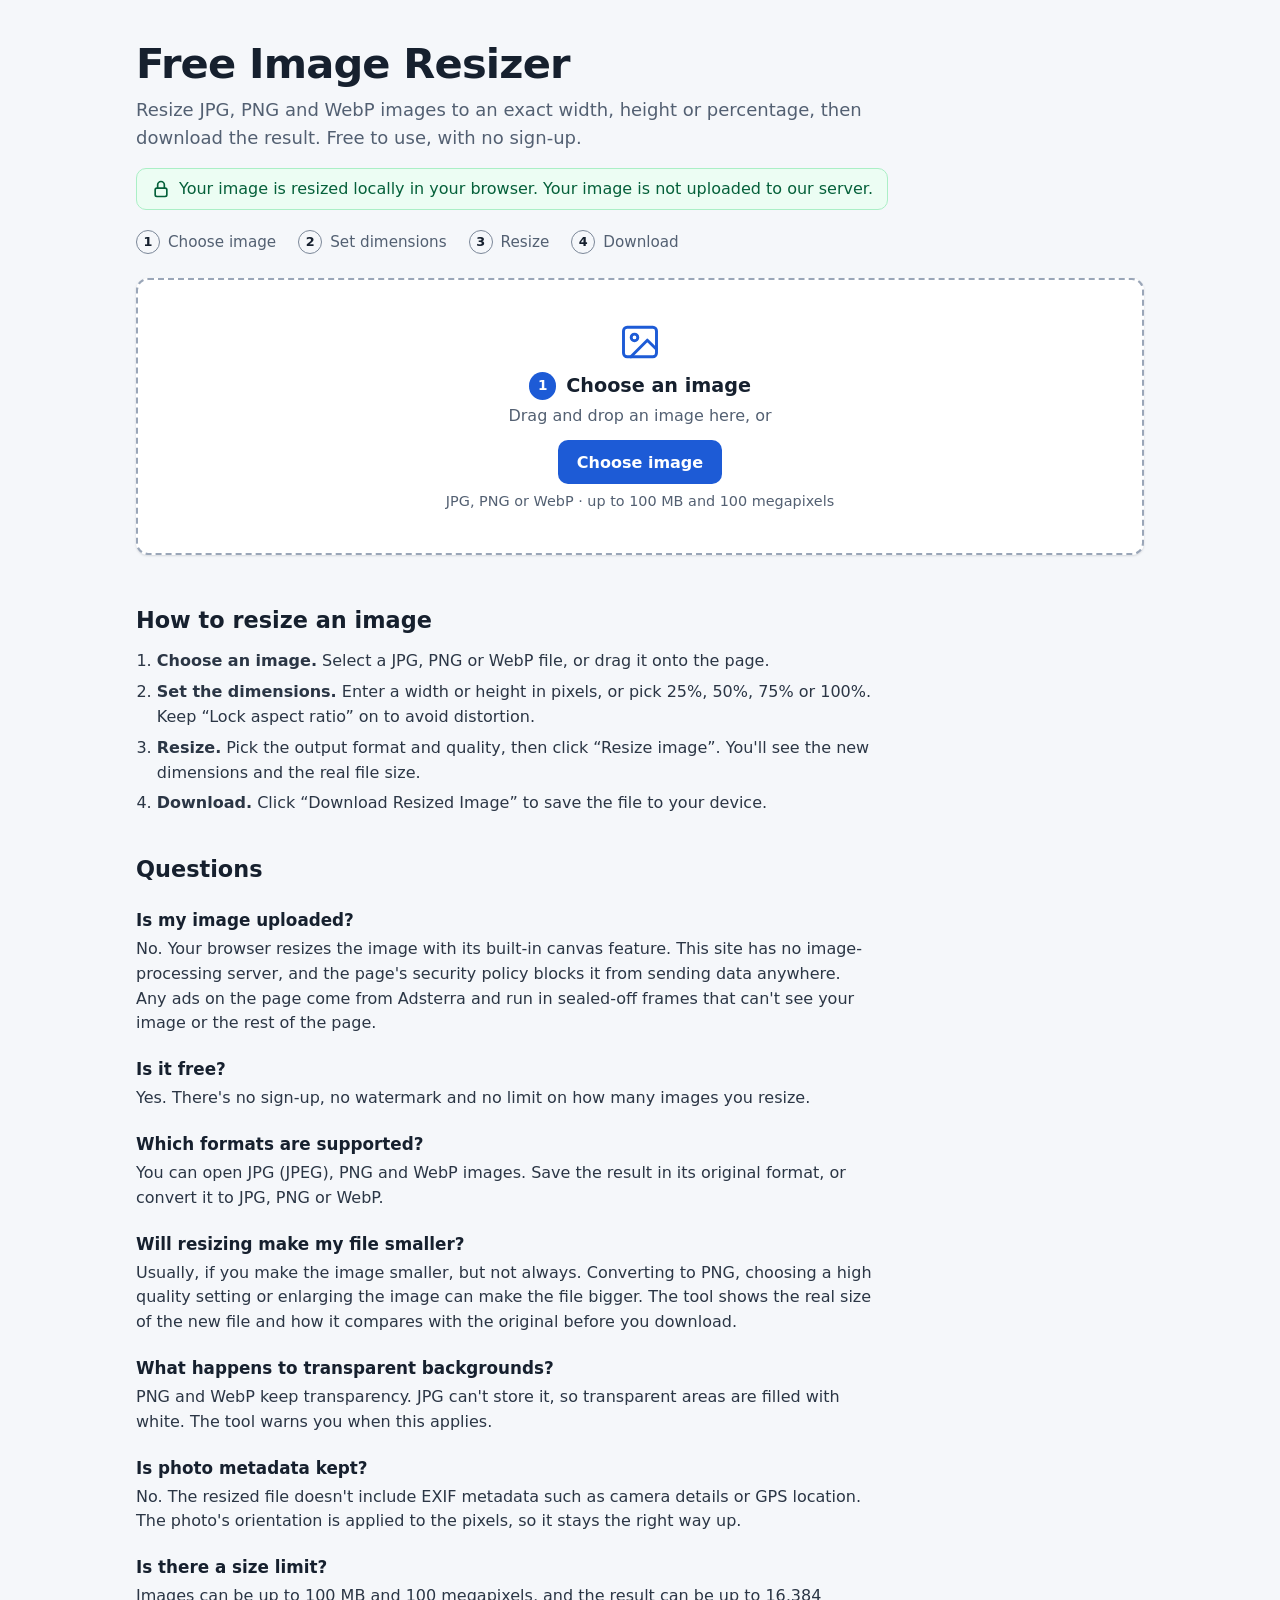
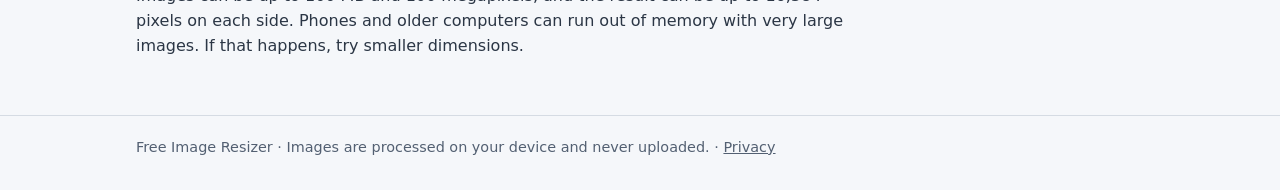
<file: free-image-resizer/public/index.html>
<!doctype html>
<html lang="en">
<head>
  <meta charset="utf-8">
  <meta name="viewport" content="width=device-width, initial-scale=1">
  <!-- connect-src 'none': this page can't send anything over the network. Ads load only inside
       sandboxed ad/ frames (see ads.js), which can't reach this page or your image. -->
  <meta http-equiv="Content-Security-Policy" content="default-src 'none'; script-src 'self'; style-src 'self'; img-src 'self' blob:; frame-src 'self'; connect-src 'none'; form-action 'none'; base-uri 'none'; object-src 'none'">
  <title>Free Image Resizer – Resize JPG, PNG &amp; WebP Online</title>
  <meta name="description" content="Resize JPG, PNG and WebP images online for free. Set an exact width, height or percentage, keep the aspect ratio and download instantly. Your image never leaves your browser.">
  <link rel="canonical" href="https://free-image-resizer.freewebtoolss.workers.dev/">
  <meta name="theme-color" content="#1d5bd6">
  <link rel="icon" href="favicon.ico" sizes="32x32">
  <link rel="icon" href="favicon.svg" type="image/svg+xml">
  <link rel="apple-touch-icon" href="apple-touch-icon.png">
  <meta property="og:type" content="website">
  <meta property="og:title" content="Free Image Resizer – Resize JPG, PNG &amp; WebP Online">
  <meta property="og:description" content="Resize images to an exact width, height or percentage. Free, no sign-up, and your image never leaves your browser.">
  <meta property="og:url" content="https://free-image-resizer.freewebtoolss.workers.dev/">
  <meta name="twitter:card" content="summary">
  <link rel="stylesheet" href="styles.css">
  <script src="app.js" defer></script>
  <script src="ads-config.js" defer></script>
  <script src="ads.js" defer></script>
  <script type="application/ld+json">
  {
    "@context": "https://schema.org",
    "@type": "WebApplication",
    "name": "Free Image Resizer",
    "url": "https://free-image-resizer.freewebtoolss.workers.dev/",
    "description": "Resize JPG, PNG and WebP images in your browser by width, height or percentage.",
    "applicationCategory": "MultimediaApplication",
    "operatingSystem": "Any",
    "browserRequirements": "Requires JavaScript and a modern web browser",
    "offers": { "@type": "Offer", "price": "0", "priceCurrency": "USD" }
  }
  </script>
</head>
<body>
  <main>
    <div class="container">
      <section class="intro" aria-labelledby="page-title">
        <h1 id="page-title">Free Image Resizer</h1>
        <p class="lead">Resize JPG, PNG and WebP images to an exact width, height or percentage, then download the result. Free to use, with no sign-up.</p>
        <p class="privacy">
          <svg class="icon" viewBox="0 0 24 24" width="20" height="20" aria-hidden="true" focusable="false" fill="none" stroke="currentColor" stroke-width="2" stroke-linecap="round" stroke-linejoin="round"><rect x="5" y="11" width="14" height="10" rx="2"/><path d="M8 11V7a4 4 0 0 1 8 0v4"/></svg>
          <span>Your image is resized locally in your browser. Your image is not uploaded to our server.</span>
        </p>
        <ol class="steps" role="list" aria-label="How it works">
          <li>Choose image</li>
          <li>Set dimensions</li>
          <li>Resize</li>
          <li>Download</li>
        </ol>
      </section>

      <div id="app" class="app" aria-busy="false">
        <noscript><p class="alert alert-error">This tool needs JavaScript to resize images in your browser. Please turn JavaScript on and reload the page.</p></noscript>
        <div id="load-error" class="alert alert-error" role="alert" hidden></div>
        <input type="file" id="file-input" accept="image/jpeg,image/png,image/webp,.jpg,.jpeg,.png,.webp" aria-label="Choose an image file" hidden>

        <section id="upload" class="card dropzone" aria-labelledby="upload-title">
          <svg class="dropzone-icon" viewBox="0 0 24 24" width="44" height="44" aria-hidden="true" focusable="false" fill="none" stroke="currentColor" stroke-width="1.6" stroke-linecap="round" stroke-linejoin="round"><rect x="3" y="4" width="18" height="16" rx="2"/><circle cx="9" cy="9.5" r="1.8"/><path d="m21 16-5-5-9 9"/></svg>
          <h2 id="upload-title" class="step-title"><span class="step-num" aria-hidden="true">1</span>Choose an image</h2>
          <p class="dropzone-text">Drag and drop an image here, or</p>
          <button type="button" id="choose-btn" class="btn btn-primary">Choose image</button>
          <p class="hint">JPG, PNG or WebP · up to 100 MB and 100 megapixels</p>
        </section>

        <div id="workspace" class="workspace" hidden>
          <section id="original-card" class="card" aria-labelledby="original-title">
            <div class="card-head">
              <h2 id="original-title" class="step-title"><span class="step-num" aria-hidden="true">1</span>Original image</h2>
              <div class="card-actions">
                <button type="button" id="change-btn" class="btn btn-secondary btn-small">Change image</button>
                <button type="button" id="clear-btn" class="btn btn-secondary btn-small">Clear</button>
              </div>
            </div>
            <div id="original-preview" class="preview"></div>
            <dl class="meta">
              <div><dt>File name</dt><dd id="orig-name"></dd></div>
              <div><dt>Format</dt><dd id="orig-format"></dd></div>
              <div><dt>Dimensions</dt><dd id="orig-dims"></dd></div>
              <div><dt>File size</dt><dd id="orig-size"></dd></div>
            </dl>
          </section>

          <form id="settings" class="card" novalidate autocomplete="off" aria-labelledby="settings-title">
            <h2 id="settings-title" class="step-title" tabindex="-1"><span class="step-num" aria-hidden="true">2</span>Set dimensions</h2>

            <fieldset class="group">
              <legend class="label">Quick scale</legend>
              <div class="chips">
                <button type="button" class="chip" data-scale="25" aria-pressed="false">25%</button>
                <button type="button" class="chip" data-scale="50" aria-pressed="false">50%</button>
                <button type="button" class="chip" data-scale="75" aria-pressed="false">75%</button>
                <button type="button" class="chip" data-scale="100" aria-pressed="false">100%</button>
              </div>
              <p class="hint">Percentages are of the original size, so they never enlarge the image.</p>
            </fieldset>

            <fieldset class="group">
              <legend class="label">Exact size in pixels</legend>
              <div class="dims">
                <div class="field">
                  <label for="width">Width</label>
                  <div class="input-unit">
                    <input id="width" name="width" type="text" inputmode="numeric" autocomplete="off" spellcheck="false" aria-describedby="width-error dims-error">
                    <span aria-hidden="true">px</span>
                  </div>
                  <p id="width-error" class="field-error" hidden></p>
                </div>
                <span class="times" aria-hidden="true">×</span>
                <div class="field">
                  <label for="height">Height</label>
                  <div class="input-unit">
                    <input id="height" name="height" type="text" inputmode="numeric" autocomplete="off" spellcheck="false" aria-describedby="height-error dims-error">
                    <span aria-hidden="true">px</span>
                  </div>
                  <p id="height-error" class="field-error" hidden></p>
                </div>
              </div>
              <p id="dims-error" class="field-error" hidden></p>
              <label class="check"><input type="checkbox" id="lock" name="lock" checked aria-describedby="lock-hint"> Lock aspect ratio</label>
              <p id="lock-hint" class="hint">Change the width or height and the other side updates to keep the original proportions.</p>
            </fieldset>

            <div class="group">
              <label for="format" class="label">Output format</label>
              <select id="format" name="format">
                <option value="original" id="format-original" selected>Original format</option>
                <option value="jpeg">JPG</option>
                <option value="png">PNG</option>
                <option value="webp" id="format-webp">WebP</option>
              </select>
              <p id="format-note" class="hint" hidden></p>
              <p id="alpha-warning" class="alert alert-warn" hidden>This image has transparent areas. JPG doesn't support transparency, so they will be filled with white. Choose PNG or WebP to keep transparency.</p>
            </div>

            <div id="quality-field" class="group">
              <label for="quality" class="label">Quality: <output id="quality-value" for="quality">85%</output></label>
              <input id="quality" name="quality" type="range" min="1" max="100" step="1" value="85" aria-describedby="quality-hint">
              <p id="quality-hint" class="hint">Lower quality gives a smaller file but can show compression artifacts. 85% is a good balance.</p>
            </div>

            <div class="summary">
              <span class="summary-label">New size</span>
              <span id="summary-dims" class="summary-dims">—</span>
              <span id="summary-detail" class="summary-detail"></span>
            </div>
            <p id="summary-warning" class="alert alert-warn" hidden></p>

            <button type="submit" id="resize-btn" class="btn btn-primary btn-block btn-large"><span class="step-num" aria-hidden="true">3</span><span id="resize-label">Resize image</span></button>
            <div id="resize-error" class="alert alert-error" role="alert" hidden></div>
          </form>

          <section id="result-card" class="card result" aria-labelledby="result-title">
            <h2 id="result-title" class="step-title" tabindex="-1"><span class="step-num" aria-hidden="true">4</span>Download</h2>
            <p id="result-empty" class="placeholder">Your resized image will appear here after you click “Resize image”.</p>
            <div id="result-body" class="result-body" hidden>
              <div id="result-preview" class="preview"></div>
              <div>
                <dl class="meta">
                  <div><dt>Format</dt><dd id="res-format"></dd></div>
                  <div><dt>Dimensions</dt><dd id="res-dims"></dd></div>
                  <div><dt>File size</dt><dd id="res-size"></dd></div>
                  <div><dt>Change</dt><dd id="res-change"></dd></div>
                  <div><dt>File name</dt><dd id="res-name"></dd></div>
                </dl>
                <p id="res-note" class="hint" hidden></p>
                <a id="download" class="btn btn-primary btn-block btn-large" download>Download Resized Image</a>
              </div>
            </div>
          </section>
        </div>
      </div>

      <!-- Small Adsterra banner: hidden until a banner code is set in ads-config.js. Never inside the tool. -->
      <aside class="ad-slot" data-ad-sizes="468x60 320x50" aria-label="Advertisement" hidden>
        <p class="ad-label" aria-hidden="true">Advertisement</p>
        <div class="ad-box"></div>
      </aside>

      <section class="info" aria-labelledby="how-title">
        <h2 id="how-title">How to resize an image</h2>
        <ol>
          <li><strong>Choose an image.</strong> Select a JPG, PNG or WebP file, or drag it onto the page.</li>
          <li><strong>Set the dimensions.</strong> Enter a width or height in pixels, or pick 25%, 50%, 75% or 100%. Keep “Lock aspect ratio” on to avoid distortion.</li>
          <li><strong>Resize.</strong> Pick the output format and quality, then click “Resize image”. You'll see the new dimensions and the real file size.</li>
          <li><strong>Download.</strong> Click “Download Resized Image” to save the file to your device.</li>
        </ol>

        <h2>Questions</h2>
        <h3>Is my image uploaded?</h3>
        <p>No. Your browser resizes the image with its built-in canvas feature. This site has no image-processing server, and the page's security policy blocks it from sending data anywhere. Any ads on the page come from Adsterra and run in sealed-off frames that can't see your image or the rest of the page.</p>
        <h3>Is it free?</h3>
        <p>Yes. There's no sign-up, no watermark and no limit on how many images you resize.</p>
        <h3>Which formats are supported?</h3>
        <p>You can open JPG (JPEG), PNG and WebP images. Save the result in its original format, or convert it to JPG, PNG or WebP.</p>
        <h3>Will resizing make my file smaller?</h3>
        <p>Usually, if you make the image smaller, but not always. Converting to PNG, choosing a high quality setting or enlarging the image can make the file bigger. The tool shows the real size of the new file and how it compares with the original before you download.</p>
        <h3>What happens to transparent backgrounds?</h3>
        <p>PNG and WebP keep transparency. JPG can't store it, so transparent areas are filled with white. The tool warns you when this applies.</p>
        <h3>Is photo metadata kept?</h3>
        <p>No. The resized file doesn't include EXIF metadata such as camera details or GPS location. The photo's orientation is applied to the pixels, so it stays the right way up.</p>
        <h3>Is there a size limit?</h3>
        <p>Images can be up to 100 MB and 100 megapixels, and the result can be up to 16,384 pixels on each side. Phones and older computers can run out of memory with very large images. If that happens, try smaller dimensions.</p>
      </section>

      <aside class="ad-slot ad-slot-bottom" data-ad-sizes="468x60 320x50" aria-label="Advertisement" hidden>
        <p class="ad-label" aria-hidden="true">Advertisement</p>
        <div class="ad-box"></div>
      </aside>
    </div>
  </main>

  <footer class="site-footer">
    <div class="container">
      <p>Free Image Resizer · Images are processed on your device and never uploaded. · <a href="privacy.html">Privacy</a></p>
    </div>
  </footer>

  <div id="status" class="visually-hidden" role="status" aria-live="polite"></div>
</body>
</html>
</file>
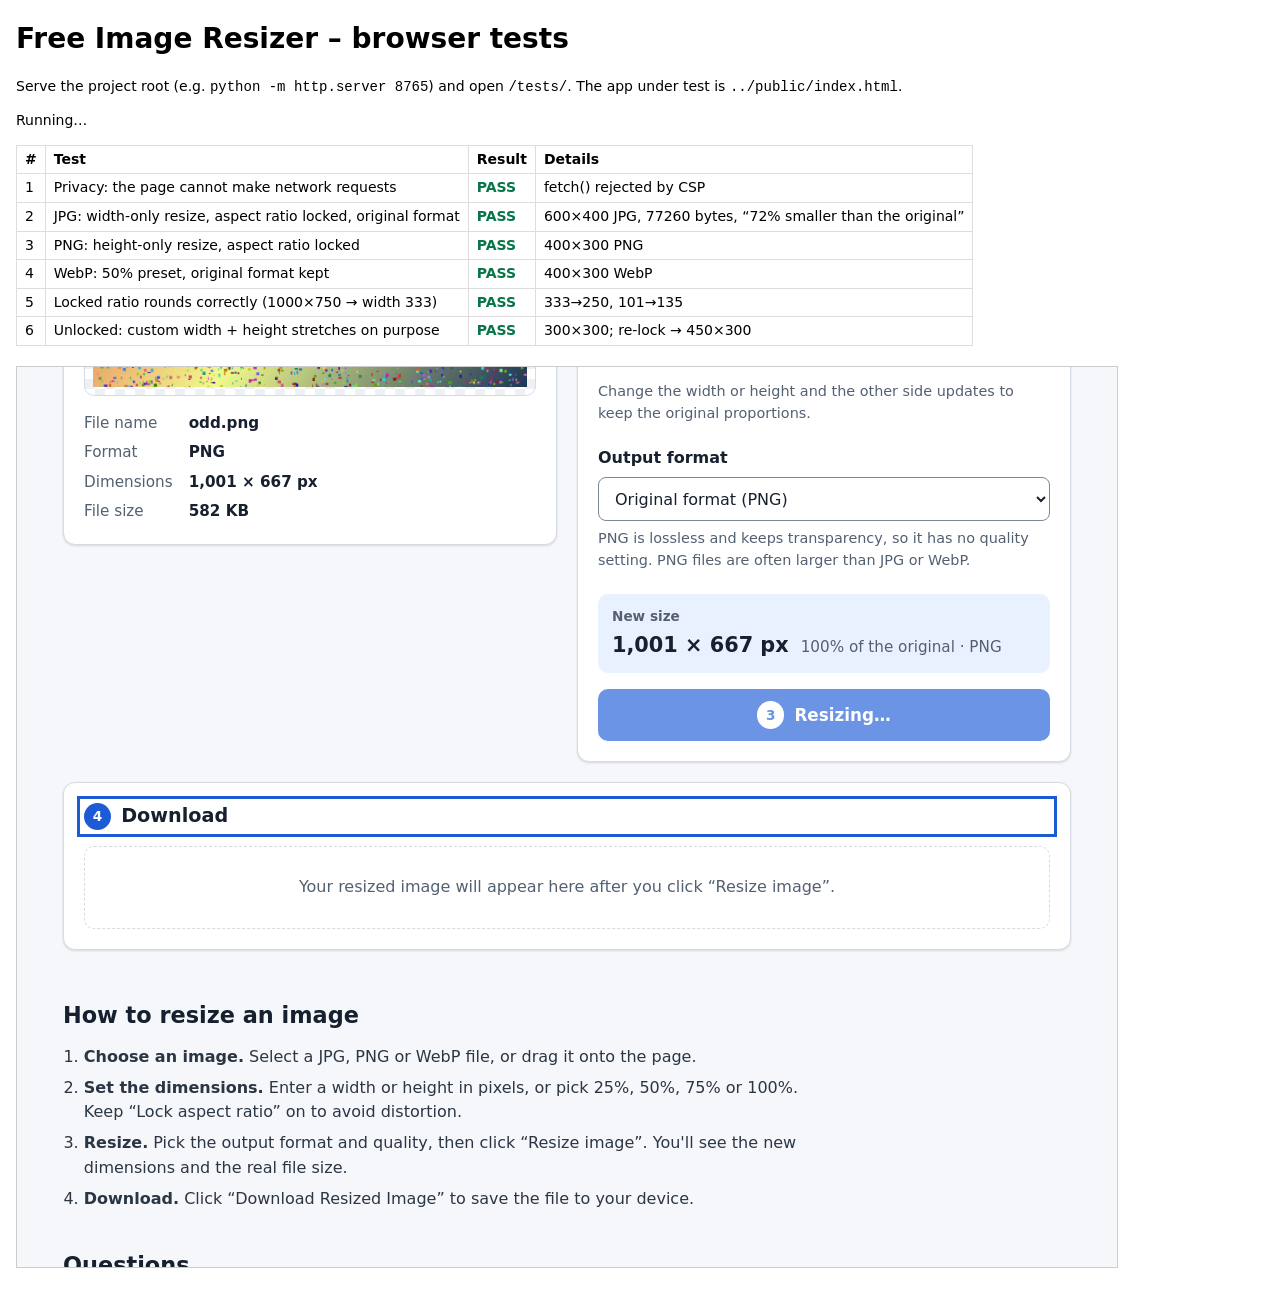
<file: free-image-resizer/tests/index.html>
<!doctype html>
<html lang="en">
<head>
  <meta charset="utf-8">
  <title>Free Image Resizer – browser tests</title>
  <style>
    body { margin: 16px; font: 14px/1.4 system-ui, sans-serif; }
    table { border-collapse: collapse; margin: 12px 0 20px; }
    th, td { padding: 4px 8px; border: 1px solid #ddd; text-align: left; vertical-align: top; }
    .pass { color: #067647; font-weight: 600; }
    .fail { color: #b42318; font-weight: 700; }
    iframe { width: 1100px; height: 900px; border: 1px solid #ccc; }
  </style>
</head>
<body>
  <h1>Free Image Resizer – browser tests</h1>
  <p>Serve the project root (e.g. <code>python -m http.server 8765</code>) and open <code>/tests/</code>. The app under test is <code>../public/index.html</code>.</p>
  <p id="summary">Running…</p>
  <table>
    <thead><tr><th>#</th><th>Test</th><th>Result</th><th>Details</th></tr></thead>
    <tbody id="rows"></tbody>
  </table>
  <iframe id="app-frame" src="../public/index.html" title="App under test"></iframe>
  <script src="tests.js"></script>
</body>
</html>
</file>
<file: free-image-resizer/public/styles.css>
:root {
  --bg: #f5f7fa;
  --surface: #ffffff;
  --text: #16202e;
  --muted: #536072;
  --border: #d5dbe3;
  --control-border: #7b8798;
  --primary: #1d5bd6;
  --primary-hover: #1749ad;
  --primary-soft: #eaf1fe;
  --focus: #1d5bd6;
  --error: #b42318;
  --error-bg: #fef3f2;
  --error-border: #fecdca;
  --warn: #7a4d00;
  --warn-bg: #fffaeb;
  --warn-border: #fedf89;
  --ok: #05603a;
  --ok-bg: #ecfdf3;
  --ok-border: #abefc6;
  --radius: 12px;
  --shadow: 0 1px 2px rgba(16, 24, 40, 0.06), 0 1px 3px rgba(16, 24, 40, 0.08);
  color-scheme: light;
}

*,
*::before,
*::after {
  box-sizing: border-box;
}

[hidden] {
  display: none !important;
}

html {
  -webkit-text-size-adjust: 100%;
}

body {
  margin: 0;
  font: 16px/1.55 system-ui, -apple-system, "Segoe UI", Roboto, "Helvetica Neue", Arial, sans-serif;
  color: var(--text);
  background: var(--bg);
}

:focus-visible {
  outline: 3px solid var(--focus);
  outline-offset: 2px;
}

.container {
  width: 100%;
  max-width: 1040px;
  margin: 0 auto;
  padding: 0 16px;
}

.visually-hidden {
  position: absolute !important;
  width: 1px;
  height: 1px;
  margin: -1px;
  padding: 0;
  overflow: hidden;
  clip: rect(0 0 0 0);
  white-space: nowrap;
  border: 0;
}

/* Intro */
.intro {
  padding: 40px 0 24px;
}

h1 {
  margin: 0 0 8px;
  font-size: clamp(1.9rem, 4vw, 2.6rem);
  line-height: 1.15;
  letter-spacing: -0.02em;
}

.lead {
  margin: 0 0 16px;
  max-width: 46rem;
  font-size: 1.125rem;
  color: var(--muted);
}

.privacy {
  display: inline-flex;
  align-items: flex-start;
  gap: 8px;
  margin: 0;
  padding: 8px 14px;
  border: 1px solid var(--ok-border);
  border-radius: 10px;
  background: var(--ok-bg);
  color: var(--ok);
  font-weight: 500;
}

.privacy .icon {
  flex: none;
  margin-top: 2px;
}

.steps {
  display: flex;
  flex-wrap: wrap;
  gap: 8px 22px;
  margin: 20px 0 0;
  padding: 0;
  list-style: none;
  counter-reset: step;
  color: var(--muted);
  font-size: 0.95rem;
}

.steps li {
  display: flex;
  align-items: center;
  gap: 8px;
  counter-increment: step;
}

.steps li::before {
  content: counter(step);
  display: inline-grid;
  place-items: center;
  width: 1.5rem;
  height: 1.5rem;
  border: 1px solid var(--control-border);
  border-radius: 50%;
  font-size: 0.8rem;
  font-weight: 700;
  color: var(--text);
}

/* Cards and layout */
.card {
  padding: 20px;
  border: 1px solid var(--border);
  border-radius: var(--radius);
  background: var(--surface);
  box-shadow: var(--shadow);
}

.workspace {
  display: grid;
  grid-template-columns: minmax(0, 1fr);
  gap: 20px;
}

@media (min-width: 860px) {
  .workspace {
    grid-template-columns: minmax(0, 1fr) minmax(0, 1fr);
    align-items: start;
  }

  .result {
    grid-column: 1 / -1;
  }
}

.card-head {
  display: flex;
  flex-wrap: wrap;
  align-items: center;
  justify-content: space-between;
  gap: 10px 12px;
  margin-bottom: 16px;
}

.card-head .step-title {
  margin: 0;
}

.card-actions {
  display: flex;
  gap: 8px;
}

.step-title {
  display: flex;
  align-items: center;
  gap: 10px;
  margin: 0 0 16px;
  font-size: 1.2rem;
  line-height: 1.3;
}

.step-title:focus-visible {
  outline-offset: 4px;
}

.step-num {
  display: inline-grid;
  flex: none;
  place-items: center;
  width: 1.7rem;
  height: 1.7rem;
  border-radius: 50%;
  background: var(--primary);
  color: #fff;
  font-size: 0.85rem;
  font-weight: 700;
}

/* Upload area */
.dropzone {
  display: flex;
  flex-direction: column;
  align-items: center;
  padding: 40px 20px;
  border: 2px dashed #9aa6b8;
  text-align: center;
  cursor: pointer;
}

.dropzone:hover {
  border-color: var(--primary);
}

.dropzone .step-title {
  margin-bottom: 4px;
}

.dropzone-icon {
  margin-bottom: 8px;
  color: var(--primary);
}

.dropzone-text {
  margin: 0 0 12px;
  color: var(--muted);
}

body.is-dragging .dropzone,
body.is-dragging #original-card {
  border-color: var(--primary);
  background: var(--primary-soft);
}

body.is-dragging #original-card {
  outline: 2px dashed var(--primary);
  outline-offset: 4px;
}

/* Previews: a checkerboard shows transparent areas */
.preview {
  display: flex;
  align-items: center;
  justify-content: center;
  min-height: 180px;
  padding: 8px;
  overflow: hidden;
  border: 1px solid var(--border);
  border-radius: 10px;
  background-color: #fff;
  background-image: conic-gradient(#edf0f4 25%, transparent 0 50%, #edf0f4 0 75%, transparent 0);
  background-size: 20px 20px;
}

.preview img {
  display: block;
  width: auto;
  height: auto;
  max-width: 100%;
  max-height: 340px;
}

.meta {
  display: grid;
  grid-template-columns: auto minmax(0, 1fr);
  gap: 6px 16px;
  margin: 16px 0 0;
  font-size: 0.95rem;
}

.meta div {
  display: contents;
}

.meta dt {
  color: var(--muted);
}

.meta dd {
  margin: 0;
  font-weight: 600;
  overflow-wrap: anywhere;
}

/* Form controls */
fieldset {
  min-width: 0;
  margin: 0;
  padding: 0;
  border: 0;
}

.group + .group {
  margin-top: 22px;
}

.label,
.field label {
  display: block;
  margin: 0 0 6px;
  padding: 0;
  font-weight: 600;
}

.chips {
  display: flex;
  flex-wrap: wrap;
  gap: 8px;
}

.chip {
  min-width: 68px;
  min-height: 40px;
  padding: 6px 14px;
  border: 1px solid var(--control-border);
  border-radius: 999px;
  background: #fff;
  color: var(--text);
  font: inherit;
  font-weight: 600;
  cursor: pointer;
}

.chip:hover {
  border-color: var(--primary);
  color: var(--primary);
}

.chip[aria-pressed="true"] {
  border-color: var(--primary);
  background: var(--primary);
  color: #fff;
}

.dims {
  display: grid;
  grid-template-columns: minmax(0, 1fr) auto minmax(0, 1fr);
  gap: 10px;
  align-items: start;
}

.times {
  padding-top: 38px;
  color: var(--muted);
}

.input-unit {
  position: relative;
}

.input-unit span {
  position: absolute;
  top: 50%;
  right: 12px;
  transform: translateY(-50%);
  color: var(--muted);
  pointer-events: none;
}

input[type="text"],
select {
  width: 100%;
  min-height: 44px;
  padding: 9px 12px;
  border: 1px solid var(--control-border);
  border-radius: 8px;
  background: #fff;
  color: var(--text);
  font: inherit;
}

.input-unit input {
  padding-right: 38px;
}

input[aria-invalid="true"] {
  border-color: var(--error);
  box-shadow: 0 0 0 1px var(--error);
}

.check {
  display: inline-flex;
  align-items: center;
  gap: 10px;
  margin-top: 14px;
  font-weight: 600;
  cursor: pointer;
}

input[type="checkbox"],
input[type="range"] {
  accent-color: var(--primary);
}

input[type="checkbox"] {
  width: 20px;
  height: 20px;
  margin: 0;
}

input[type="range"] {
  width: 100%;
  margin: 4px 0 0;
}

.hint {
  margin: 6px 0 0;
  color: var(--muted);
  font-size: 0.9rem;
}

.field-error {
  margin: 6px 0 0;
  color: var(--error);
  font-size: 0.9rem;
  font-weight: 500;
}

.alert {
  margin: 12px 0 0;
  padding: 10px 14px;
  border: 1px solid transparent;
  border-radius: 10px;
  font-size: 0.95rem;
}

.app > .alert {
  margin: 0 0 16px;
}

.alert-error {
  border-color: var(--error-border);
  background: var(--error-bg);
  color: var(--error);
}

.alert-warn {
  border-color: var(--warn-border);
  background: var(--warn-bg);
  color: var(--warn);
}

.summary {
  display: flex;
  flex-wrap: wrap;
  align-items: baseline;
  gap: 2px 12px;
  margin-top: 22px;
  padding: 12px 14px;
  border-radius: 10px;
  background: var(--primary-soft);
}

.summary-label {
  flex-basis: 100%;
  color: var(--muted);
  font-size: 0.85rem;
  font-weight: 600;
}

.summary-dims {
  font-size: 1.3rem;
  font-weight: 700;
}

.summary-detail {
  color: var(--muted);
  font-size: 0.95rem;
}

/* Buttons */
.btn {
  display: inline-flex;
  align-items: center;
  justify-content: center;
  gap: 10px;
  min-height: 44px;
  padding: 10px 18px;
  border: 1px solid transparent;
  border-radius: 10px;
  font: inherit;
  font-weight: 600;
  line-height: 1.2;
  text-align: center;
  text-decoration: none;
  cursor: pointer;
}

.btn-primary {
  background: var(--primary);
  color: #fff;
}

.btn-primary:hover {
  background: var(--primary-hover);
}

.btn-primary .step-num {
  background: #fff;
  color: var(--primary);
}

.btn-secondary {
  border-color: var(--control-border);
  background: #fff;
  color: var(--text);
}

.btn-secondary:hover {
  background: #f0f2f5;
}

.btn-small {
  min-height: 36px;
  padding: 6px 12px;
  font-size: 0.9rem;
}

.btn-block {
  width: 100%;
}

.btn-large {
  min-height: 52px;
  font-size: 1.05rem;
}

#resize-btn {
  margin-top: 16px;
}

.btn:disabled {
  opacity: 0.65;
  cursor: progress;
}

/* Result */
.placeholder {
  margin: 0;
  padding: 28px 16px;
  border: 1px dashed var(--border);
  border-radius: 10px;
  color: var(--muted);
  text-align: center;
}

.result-body {
  display: grid;
  gap: 20px;
}

.result-body .meta {
  margin: 0 0 16px;
}

.result-body .hint {
  margin: 0 0 16px;
}

@media (min-width: 860px) {
  .result-body {
    grid-template-columns: minmax(0, 1.4fr) minmax(0, 1fr);
    align-items: start;
  }
}

/* Small Adsterra banners (see ads.js): 468×60, or 320×50 on phones. The frame sets the size. */
.ad-slot {
  display: flex;
  flex-direction: column;
  align-items: center;
  gap: 4px;
  margin: 32px auto 0;
}

.ad-slot-bottom {
  margin: 0 auto 40px;
}

.ad-label {
  margin: 0;
  color: var(--muted);
  font-size: 0.7rem;
  letter-spacing: 0.08em;
  text-transform: uppercase;
}

.ad-box {
  max-width: 100%;
  overflow: hidden;
}

.ad-box iframe {
  display: block;
  border: 0;
}

/* Help text */
.info {
  max-width: 46rem;
  margin: 48px 0 56px;
}

.info h2 {
  margin: 36px 0 12px;
  font-size: 1.4rem;
}

.info h2:first-child {
  margin-top: 0;
}

.info h3 {
  margin: 20px 0 4px;
  font-size: 1.05rem;
}

.info p,
.info li {
  color: #2b3645;
}

.info p {
  margin: 0;
}

.info ol {
  margin: 0;
  padding-left: 1.3rem;
}

.info li + li {
  margin-top: 6px;
}

.site-footer {
  padding: 20px 0 32px;
  border-top: 1px solid var(--border);
  color: var(--muted);
  font-size: 0.9rem;
}

.site-footer p {
  margin: 0;
}

.site-footer a {
  color: var(--muted);
}

@media (max-width: 480px) {
  .intro {
    padding-top: 28px;
  }

  .card {
    padding: 16px;
  }

  .dropzone {
    padding: 28px 16px;
  }

  .times {
    padding-top: 36px;
  }
}
</file>
